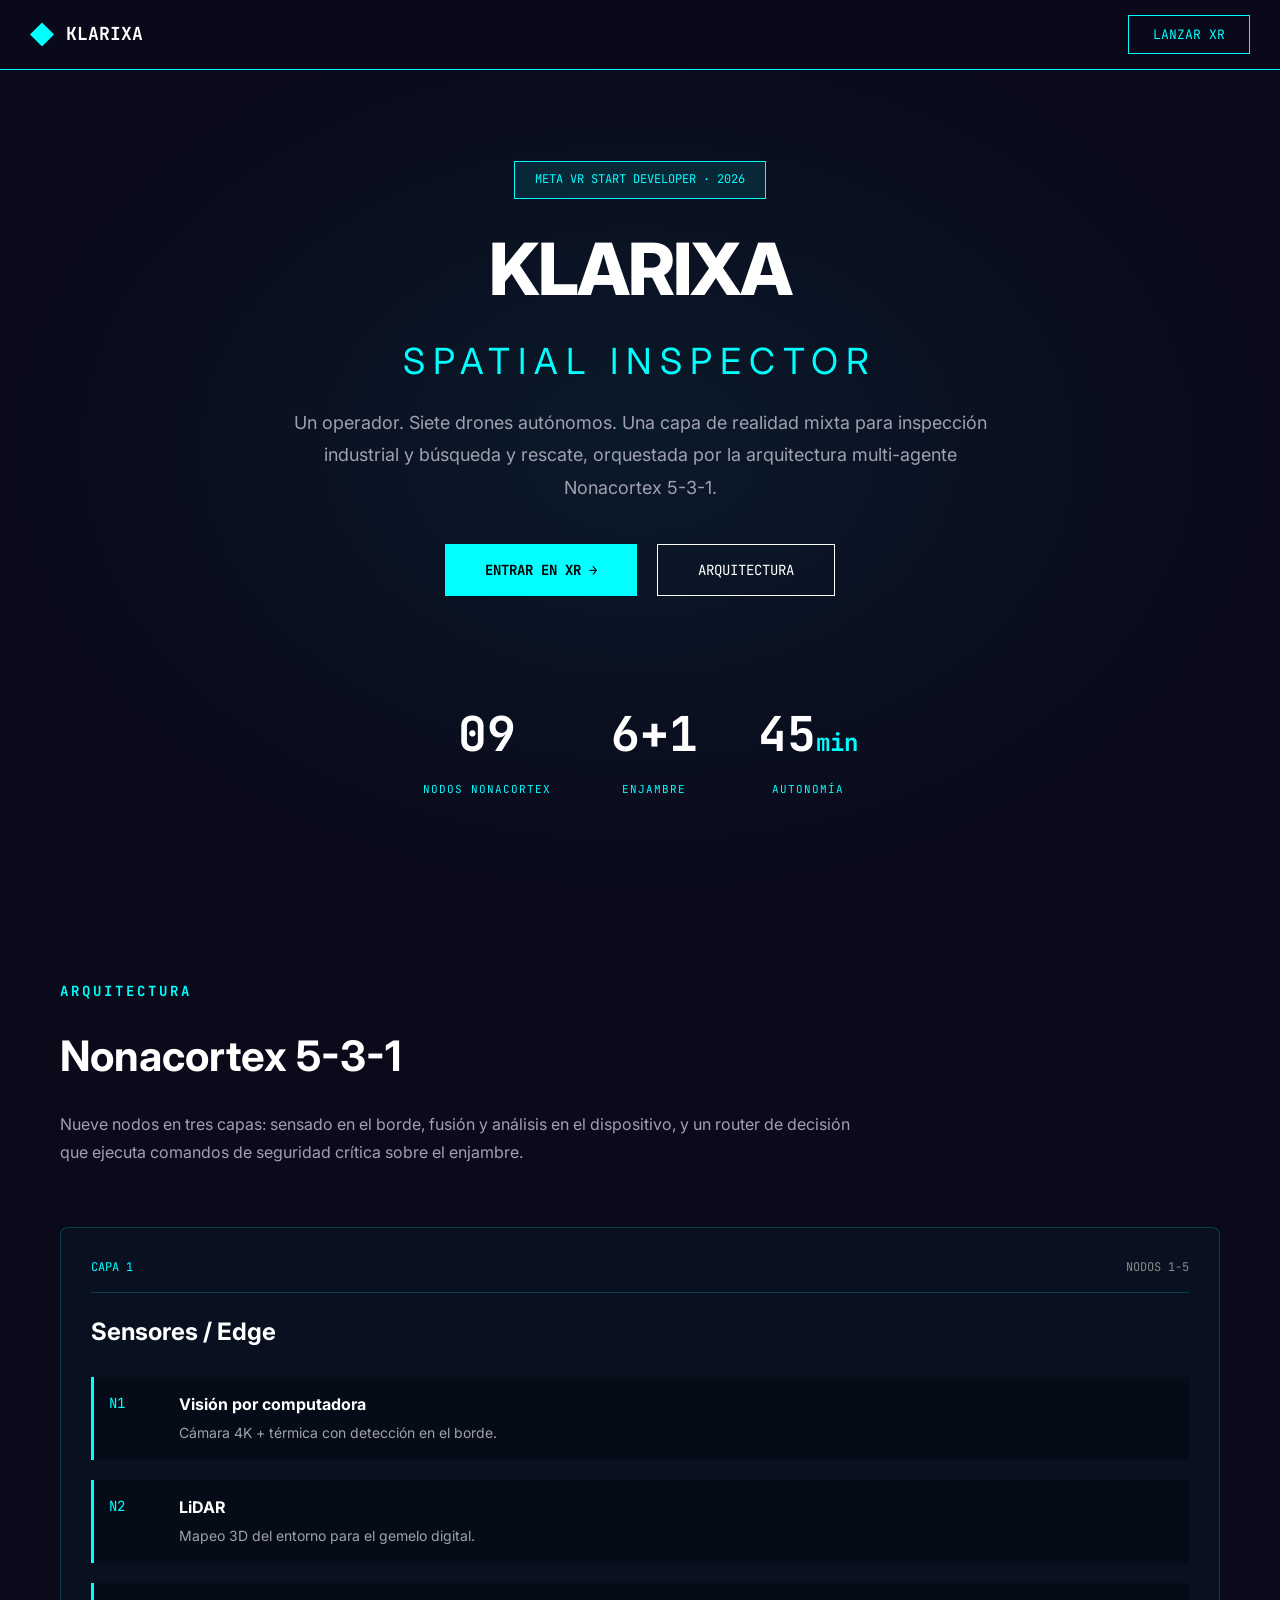
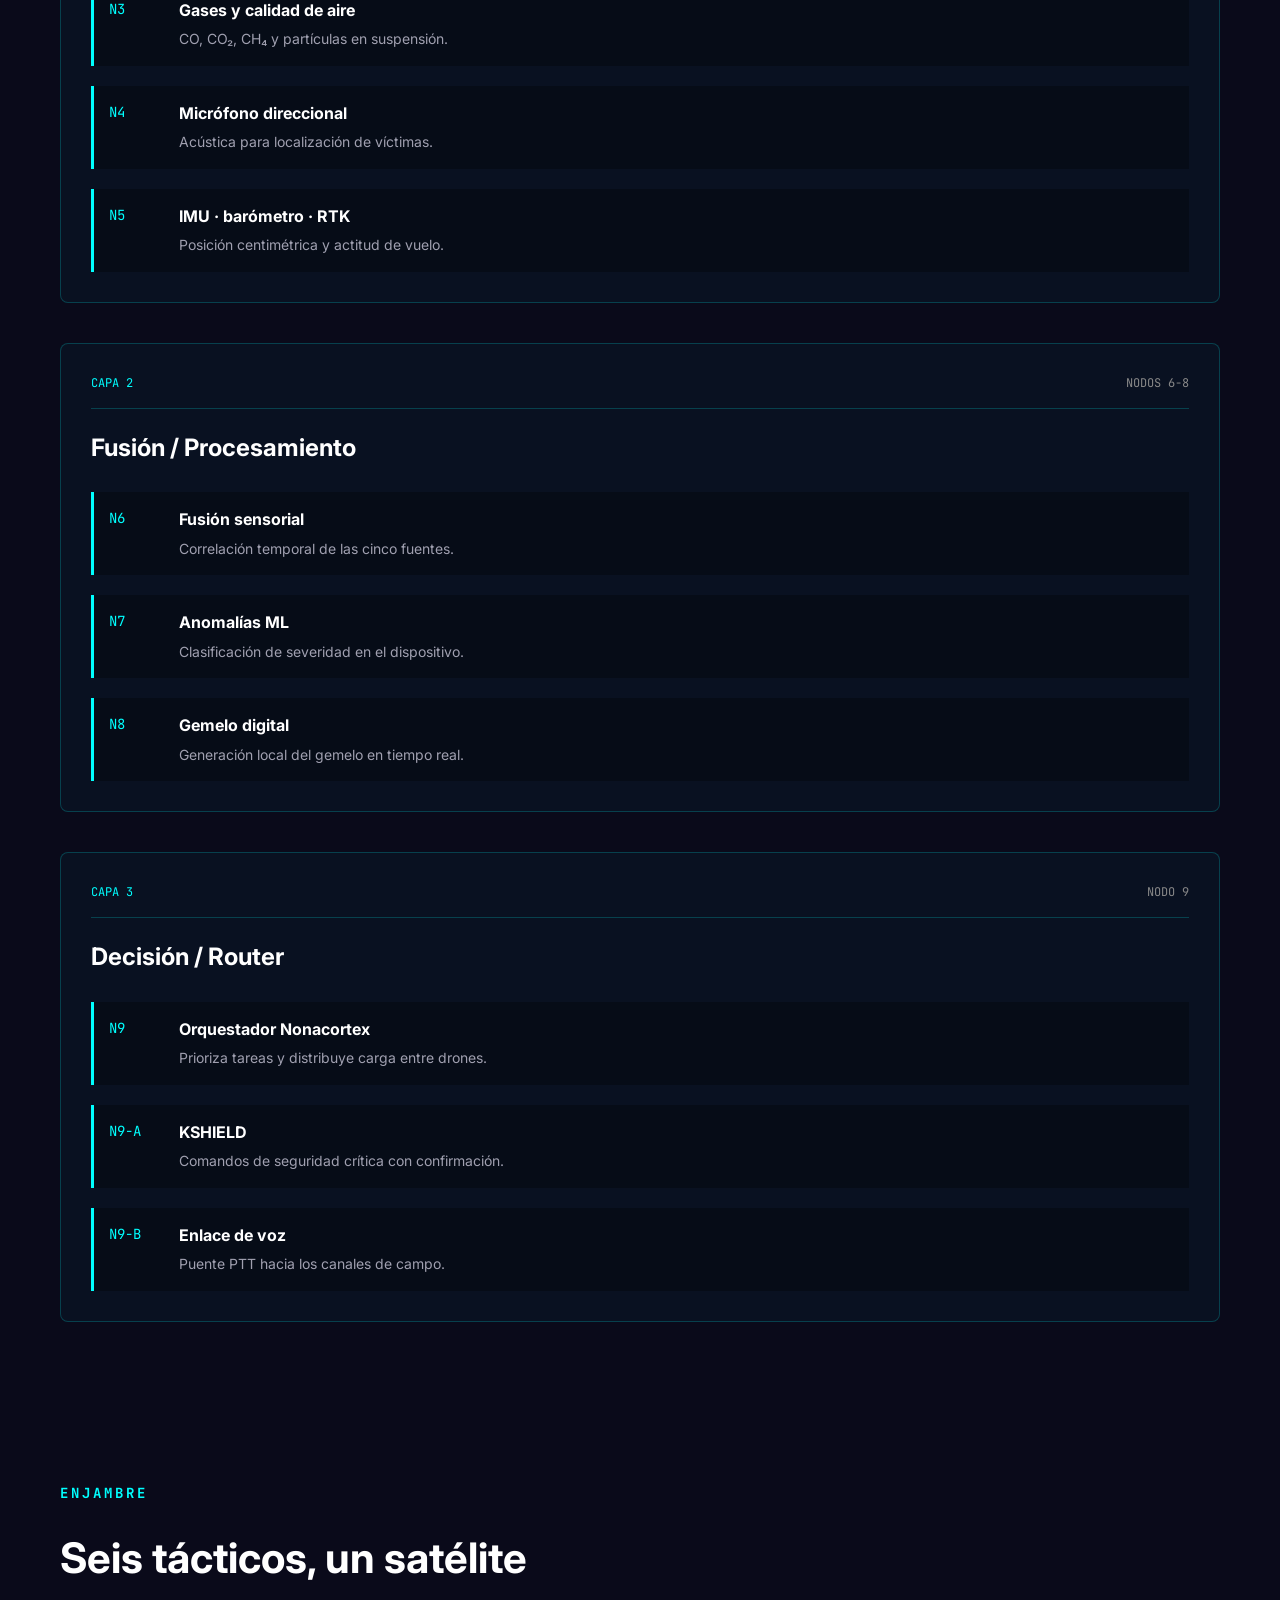
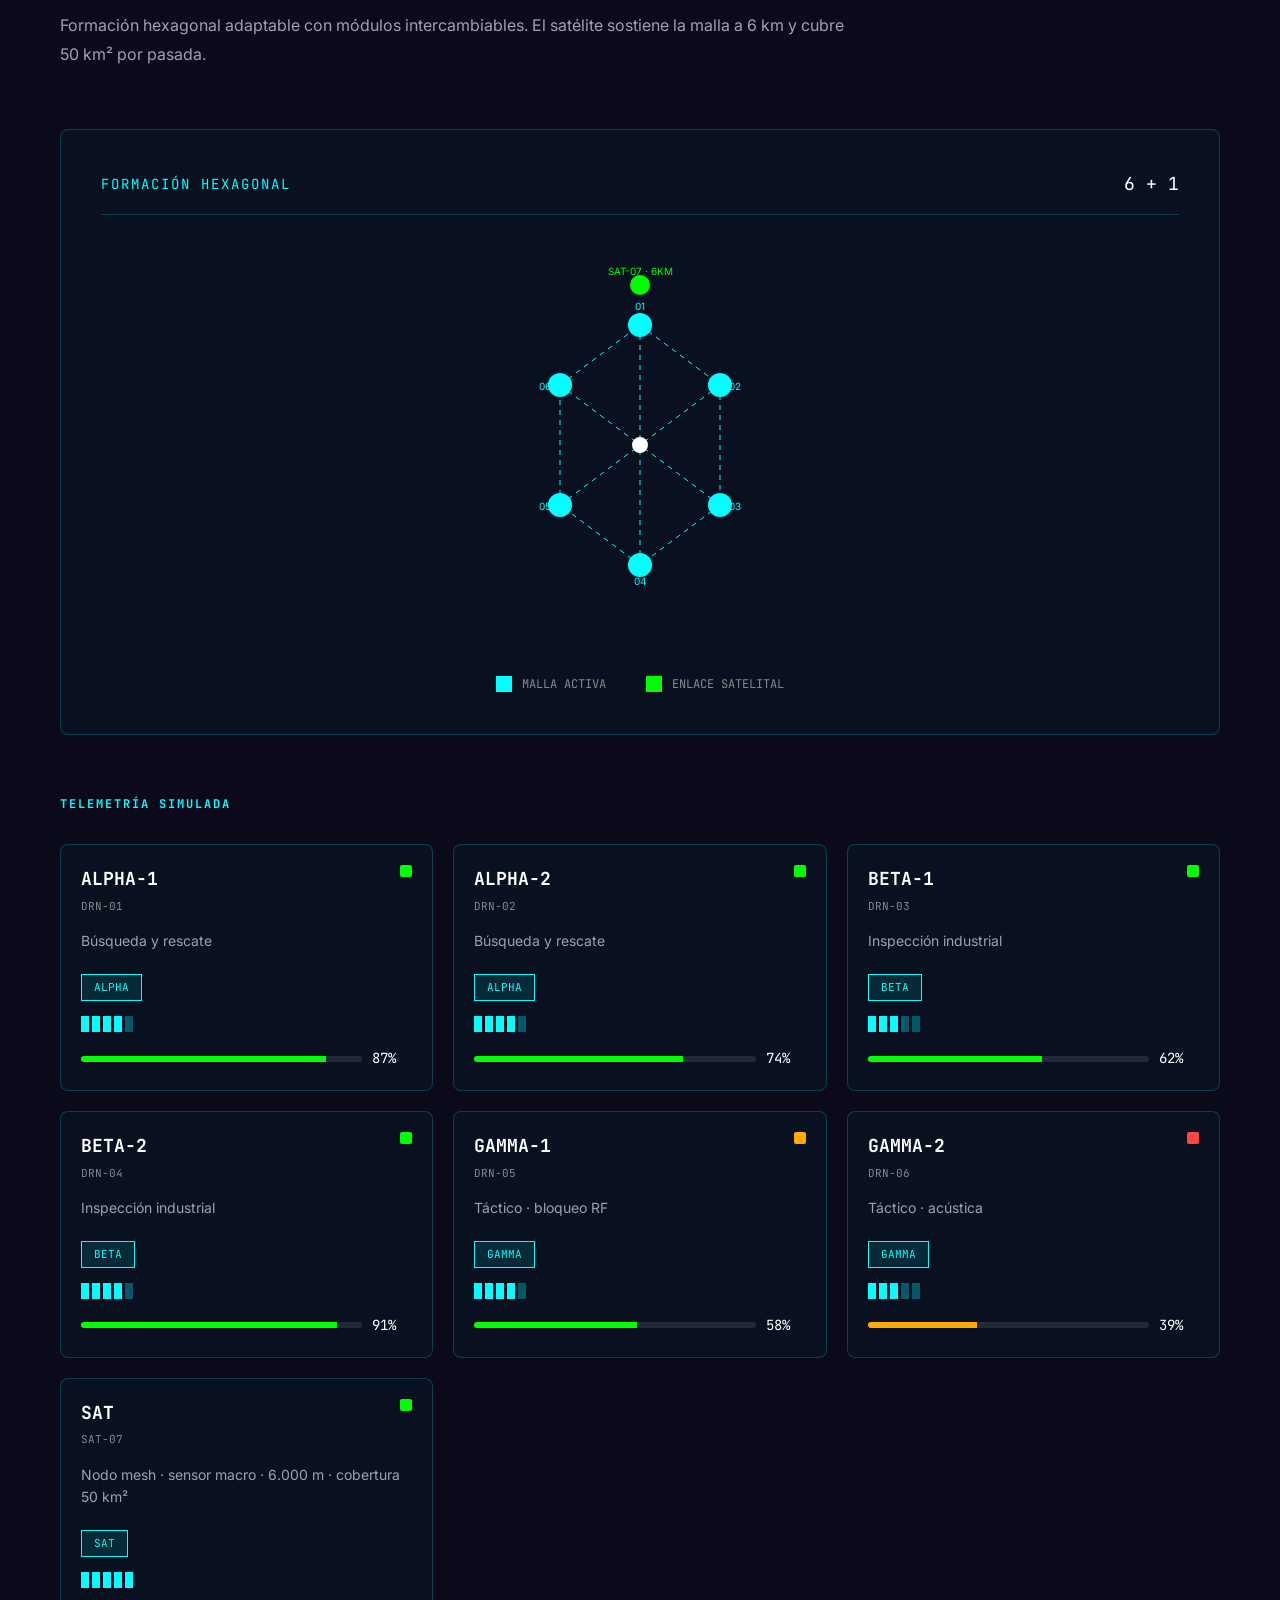
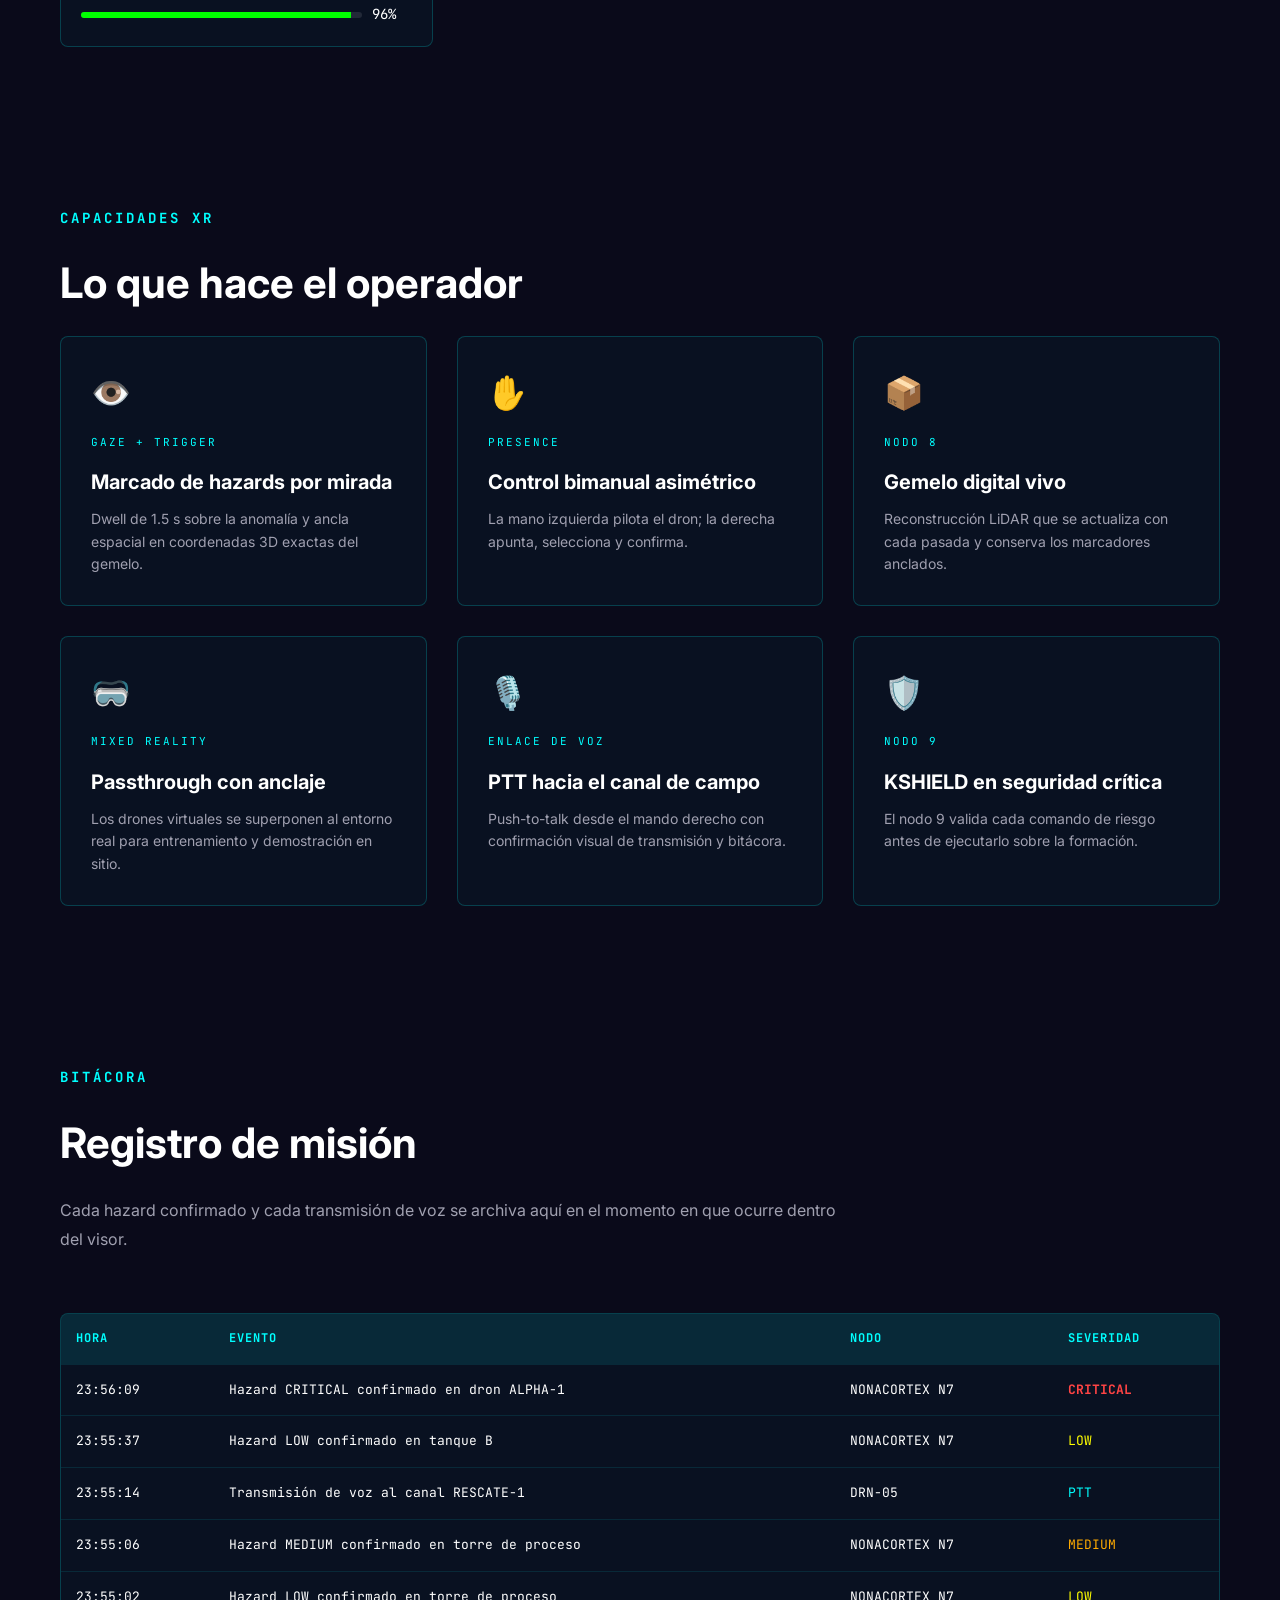
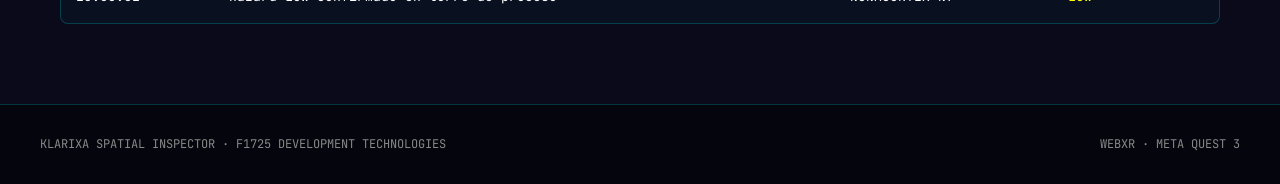
<file: index.html>
<!DOCTYPE html>
<html lang="es">
<head>
    <meta charset="UTF-8">
    <meta name="viewport" content="width=device-width, initial-scale=1.0">
    <title>Klarixa Spatial Inspector | Meta VR Start 2026</title>
    <link rel="stylesheet" href="style.css">
    <link href="https://fonts.googleapis.com/css2?family=JetBrains+Mono:wght@400;700&family=Inter:wght@400;600;800&display=swap" rel="stylesheet">
</head>
<body>
    <nav class="navbar">
        <div class="logo">
            <div class="logo-icon"></div>
            <span>KLARIXA</span>
        </div>
        <button class="btn-launch" onclick="launchXR()">LANZAR XR</button>
    </nav>

    <section class="hero">
        <div class="hero-badge">META VR START DEVELOPER · 2026</div>
        <h1 class="hero-title">KLARIXA<br><span class="subtitle">SPATIAL INSPECTOR</span></h1>
        <p class="hero-description">
            Un operador. Siete drones autónomos. Una capa de realidad mixta para inspección industrial 
            y búsqueda y rescate, orquestada por la arquitectura multi-agente Nonacortex 5-3-1.
        </p>
        <div class="hero-cta">
            <button class="btn-primary" onclick="launchXR()">ENTRAR EN XR →</button>
            <button class="btn-secondary" onclick="scrollToSection('architecture')">ARQUITECTURA</button>
        </div>
        <div class="hero-stats">
            <div class="stat">
                <div class="stat-value">09</div>
                <div class="stat-label">NODOS NONACORTEX</div>
            </div>
            <div class="stat">
                <div class="stat-value">6+1</div>
                <div class="stat-label">ENJAMBRE</div>
            </div>
            <div class="stat">
                <div class="stat-value">45<span class="stat-unit">min</span></div>
                <div class="stat-label">AUTONOMÍA</div>
            </div>
        </div>
    </section>

    <section id="architecture" class="section">
        <h2 class="section-title">ARQUITECTURA</h2>
        <h3 class="section-subtitle">Nonacortex 5-3-1</h3>
        <p class="section-description">
            Nueve nodos en tres capas: sensado en el borde, fusión y análisis en el dispositivo, 
            y un router de decisión que ejecuta comandos de seguridad crítica sobre el enjambre.
        </p>

        <div class="architecture-grid">
            <div class="arch-layer">
                <div class="layer-header">
                    <span class="layer-tag">CAPA 1</span>
                    <span class="layer-nodes">NODOS 1-5</span>
                </div>
                <h4>Sensores / Edge</h4>
                <div class="node-list">
                    <div class="node">
                        <span class="node-id">N1</span>
                        <div>
                            <strong>Visión por computadora</strong>
                            <p>Cámara 4K + térmica con detección en el borde.</p>
                        </div>
                    </div>
                    <div class="node">
                        <span class="node-id">N2</span>
                        <div>
                            <strong>LiDAR</strong>
                            <p>Mapeo 3D del entorno para el gemelo digital.</p>
                        </div>
                    </div>
                    <div class="node">
                        <span class="node-id">N3</span>
                        <div>
                            <strong>Gases y calidad de aire</strong>
                            <p>CO, CO₂, CH₄ y partículas en suspensión.</p>
                        </div>
                    </div>
                    <div class="node">
                        <span class="node-id">N4</span>
                        <div>
                            <strong>Micrófono direccional</strong>
                            <p>Acústica para localización de víctimas.</p>
                        </div>
                    </div>
                    <div class="node">
                        <span class="node-id">N5</span>
                        <div>
                            <strong>IMU · barómetro · RTK</strong>
                            <p>Posición centimétrica y actitud de vuelo.</p>
                        </div>
                    </div>
                </div>
            </div>

            <div class="arch-layer">
                <div class="layer-header">
                    <span class="layer-tag">CAPA 2</span>
                    <span class="layer-nodes">NODOS 6-8</span>
                </div>
                <h4>Fusión / Procesamiento</h4>
                <div class="node-list">
                    <div class="node">
                        <span class="node-id">N6</span>
                        <div>
                            <strong>Fusión sensorial</strong>
                            <p>Correlación temporal de las cinco fuentes.</p>
                        </div>
                    </div>
                    <div class="node">
                        <span class="node-id">N7</span>
                        <div>
                            <strong>Anomalías ML</strong>
                            <p>Clasificación de severidad en el dispositivo.</p>
                        </div>
                    </div>
                    <div class="node">
                        <span class="node-id">N8</span>
                        <div>
                            <strong>Gemelo digital</strong>
                            <p>Generación local del gemelo en tiempo real.</p>
                        </div>
                    </div>
                </div>
            </div>

            <div class="arch-layer">
                <div class="layer-header">
                    <span class="layer-tag">CAPA 3</span>
                    <span class="layer-nodes">NODO 9</span>
                </div>
                <h4>Decisión / Router</h4>
                <div class="node-list">
                    <div class="node">
                        <span class="node-id">N9</span>
                        <div>
                            <strong>Orquestador Nonacortex</strong>
                            <p>Prioriza tareas y distribuye carga entre drones.</p>
                        </div>
                    </div>
                    <div class="node">
                        <span class="node-id">N9-A</span>
                        <div>
                            <strong>KSHIELD</strong>
                            <p>Comandos de seguridad crítica con confirmación.</p>
                        </div>
                    </div>
                    <div class="node">
                        <span class="node-id">N9-B</span>
                        <div>
                            <strong>Enlace de voz</strong>
                            <p>Puente PTT hacia los canales de campo.</p>
                        </div>
                    </div>
                </div>
            </div>
        </div>
    </section>

    <section class="section">
        <h2 class="section-title">ENJAMBRE</h2>
        <h3 class="section-subtitle">Seis tácticos, un satélite</h3>
        <p class="section-description">
            Formación hexagonal adaptable con módulos intercambiables. El satélite sostiene 
            la malla a 6 km y cubre 50 km² por pasada.
        </p>

        <div class="swarm-diagram">
            <div class="swarm-title">
                <span>FORMACIÓN HEXAGONAL</span>
                <span class="swarm-count">6 + 1</span>
            </div>
            <svg viewBox="0 0 400 400" class="hex-svg">
                <g class="hex-lines">
                    <line x1="200" y1="80" x2="280" y2="140" stroke="#00ffff" stroke-width="1" stroke-dasharray="5,5"/>
                    <line x1="280" y1="140" x2="280" y2="260" stroke="#00ffff" stroke-width="1" stroke-dasharray="5,5"/>
                    <line x1="280" y1="260" x2="200" y2="320" stroke="#00ffff" stroke-width="1" stroke-dasharray="5,5"/>
                    <line x1="200" y1="320" x2="120" y2="260" stroke="#00ffff" stroke-width="1" stroke-dasharray="5,5"/>
                    <line x1="120" y1="260" x2="120" y2="140" stroke="#00ffff" stroke-width="1" stroke-dasharray="5,5"/>
                    <line x1="120" y1="140" x2="200" y2="80" stroke="#00ffff" stroke-width="1" stroke-dasharray="5,5"/>
                    <line x1="200" y1="80" x2="200" y2="200" stroke="#00ffff" stroke-width="1" stroke-dasharray="5,5"/>
                    <line x1="280" y1="140" x2="200" y2="200" stroke="#00ffff" stroke-width="1" stroke-dasharray="5,5"/>
                    <line x1="280" y1="260" x2="200" y2="200" stroke="#00ffff" stroke-width="1" stroke-dasharray="5,5"/>
                    <line x1="200" y1="320" x2="200" y2="200" stroke="#00ffff" stroke-width="1" stroke-dasharray="5,5"/>
                    <line x1="120" y1="260" x2="200" y2="200" stroke="#00ffff" stroke-width="1" stroke-dasharray="5,5"/>
                    <line x1="120" y1="140" x2="200" y2="200" stroke="#00ffff" stroke-width="1" stroke-dasharray="5,5"/>
                </g>
                <g class="hex-nodes">
                    <circle cx="200" cy="80" r="12" fill="#00ffff" class="drone-node" data-drone="01"/>
                    <circle cx="280" cy="140" r="12" fill="#00ffff" class="drone-node" data-drone="02"/>
                    <circle cx="280" cy="260" r="12" fill="#00ffff" class="drone-node" data-drone="03"/>
                    <circle cx="200" cy="320" r="12" fill="#00ffff" class="drone-node" data-drone="04"/>
                    <circle cx="120" cy="260" r="12" fill="#00ffff" class="drone-node" data-drone="05"/>
                    <circle cx="120" cy="140" r="12" fill="#00ffff" class="drone-node" data-drone="06"/>
                    <circle cx="200" cy="200" r="8" fill="#ffffff" class="center-node"/>
                    <circle cx="200" cy="40" r="10" fill="#00ff00" class="satellite-node"/>
                </g>
                <text x="200" y="65" text-anchor="middle" fill="#00ffff" font-size="10">01</text>
                <text x="295" y="145" text-anchor="middle" fill="#00ffff" font-size="10">02</text>
                <text x="295" y="265" text-anchor="middle" fill="#00ffff" font-size="10">03</text>
                <text x="200" y="340" text-anchor="middle" fill="#00ffff" font-size="10">04</text>
                <text x="105" y="265" text-anchor="middle" fill="#00ffff" font-size="10">05</text>
                <text x="105" y="145" text-anchor="middle" fill="#00ffff" font-size="10">06</text>
                <text x="200" y="30" text-anchor="middle" fill="#00ff00" font-size="10">SAT-07 · 6KM</text>
            </svg>
            <div class="swarm-legend">
                <div class="legend-item">
                    <div class="legend-color" style="background: #00ffff;"></div>
                    <span>MALLA ACTIVA</span>
                </div>
                <div class="legend-item">
                    <div class="legend-color" style="background: #00ff00;"></div>
                    <span>ENLACE SATELITAL</span>
                </div>
            </div>
        </div>

        <div class="telemetry-section">
            <h4 class="telemetry-title">TELEMETRÍA SIMULADA</h4>
            <div class="telemetry-grid" id="telemetry-grid">
                <!-- Generado dinámicamente por app.js -->
            </div>
        </div>
    </section>

    <section class="section">
        <h2 class="section-title">CAPACIDADES XR</h2>
        <h3 class="section-subtitle">Lo que hace el operador</h3>
        
        <div class="capabilities-grid">
            <div class="capability">
                <div class="capability-icon">👁️</div>
                <div class="capability-tag">GAZE + TRIGGER</div>
                <h4>Marcado de hazards por mirada</h4>
                <p>Dwell de 1.5 s sobre la anomalía y ancla espacial en coordenadas 3D exactas del gemelo.</p>
            </div>
            <div class="capability">
                <div class="capability-icon">✋</div>
                <div class="capability-tag">PRESENCE</div>
                <h4>Control bimanual asimétrico</h4>
                <p>La mano izquierda pilota el dron; la derecha apunta, selecciona y confirma.</p>
            </div>
            <div class="capability">
                <div class="capability-icon">📦</div>
                <div class="capability-tag">NODO 8</div>
                <h4>Gemelo digital vivo</h4>
                <p>Reconstrucción LiDAR que se actualiza con cada pasada y conserva los marcadores anclados.</p>
            </div>
            <div class="capability">
                <div class="capability-icon">🥽</div>
                <div class="capability-tag">MIXED REALITY</div>
                <h4>Passthrough con anclaje</h4>
                <p>Los drones virtuales se superponen al entorno real para entrenamiento y demostración en sitio.</p>
            </div>
            <div class="capability">
                <div class="capability-icon">🎙️</div>
                <div class="capability-tag">ENLACE DE VOZ</div>
                <h4>PTT hacia el canal de campo</h4>
                <p>Push-to-talk desde el mando derecho con confirmación visual de transmisión y bitácora.</p>
            </div>
            <div class="capability">
                <div class="capability-icon">🛡️</div>
                <div class="capability-tag">NODO 9</div>
                <h4>KSHIELD en seguridad crítica</h4>
                <p>El nodo 9 valida cada comando de riesgo antes de ejecutarlo sobre la formación.</p>
            </div>
        </div>
    </section>

    <section class="section">
        <h2 class="section-title">BITÁCORA</h2>
        <h3 class="section-subtitle">Registro de misión</h3>
        <p class="section-description">
            Cada hazard confirmado y cada transmisión de voz se archiva aquí en el momento 
            en que ocurre dentro del visor.
        </p>
        
        <div class="log-container">
            <table class="log-table">
                <thead>
                    <tr>
                        <th>HORA</th>
                        <th>EVENTO</th>
                        <th>NODO</th>
                        <th>SEVERIDAD</th>
                    </tr>
                </thead>
                <tbody id="log-table-body">
                    <!-- Generado dinámicamente por app.js -->
                </tbody>
            </table>
        </div>
    </section>

    <footer class="footer">
        <div class="footer-content">
            <div>KLARIXA SPATIAL INSPECTOR · F1725 DEVELOPMENT TECHNOLOGIES</div>
            <div>WEBXR · META QUEST 3</div>
        </div>
    </footer>

    <script src="app.js"></script>
</body>
</html>
</file>
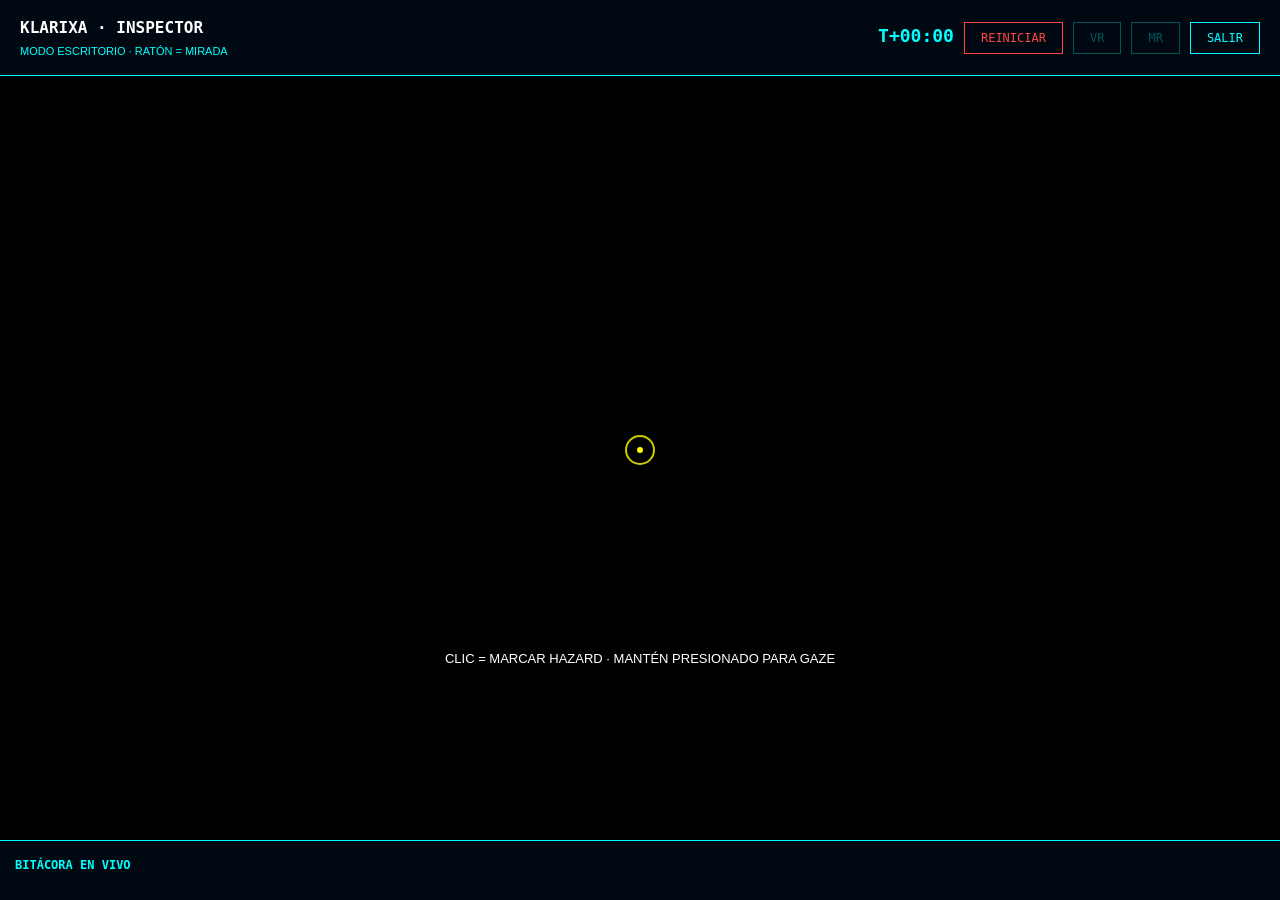
<file: xr-demo.html>
<!DOCTYPE html>
<html lang="es">
<head>
    <meta charset="UTF-8">
    <meta name="viewport" content="width=device-width, initial-scale=1.0">
    <title>Klarixa Inspector - Modo XR</title>
    <script src="https://aframe.io/releases/1.4.0/aframe.min.js"></script>
    <link rel="stylesheet" href="style.css">
    <style>
        body { margin: 0; overflow: hidden; background: #000; }
        #xr-ui {
            position: fixed;
            top: 0;
            left: 0;
            width: 100%;
            z-index: 9999;
            pointer-events: none;
        }
        #xr-ui > * { pointer-events: auto; }
        .xr-header {
            background: rgba(0, 10, 20, 0.95);
            border-bottom: 1px solid #00ffff;
            padding: 15px 20px;
            display: flex;
            justify-content: space-between;
            align-items: center;
        }
        .xr-title {
            color: #ffffff;
            font-family: 'JetBrains Mono', monospace;
            font-size: 16px;
            font-weight: 700;
        }
        .xr-subtitle {
            color: #00ffff;
            font-size: 11px;
            margin-top: 2px;
        }
        .xr-controls {
            display: flex;
            gap: 10px;
        }
        .xr-btn {
            background: transparent;
            border: 1px solid #00ffff;
            color: #00ffff;
            padding: 8px 16px;
            font-family: 'JetBrains Mono', monospace;
            font-size: 12px;
            cursor: pointer;
            transition: all 0.3s;
        }
        .xr-btn:hover, .xr-btn.active {
            background: #00ffff;
            color: #000;
        }
        .xr-btn.danger {
            border-color: #ff4444;
            color: #ff4444;
        }
        .xr-btn.danger:hover {
            background: #ff4444;
            color: #fff;
        }
        .xr-timer {
            color: #00ffff;
            font-family: 'JetBrains Mono', monospace;
            font-size: 18px;
            font-weight: 700;
        }
        #xr-log {
            position: fixed;
            bottom: 0;
            left: 0;
            width: 100%;
            max-height: 200px;
            background: rgba(0, 10, 20, 0.95);
            border-top: 1px solid #00ffff;
            padding: 15px;
            overflow-y: auto;
            font-family: 'JetBrains Mono', monospace;
            font-size: 11px;
        }
        #xr-log h4 {
            color: #00ffff;
            margin: 0 0 10px 0;
            font-size: 12px;
        }
        .log-entry {
            margin: 4px 0;
            color: #88ff88;
        }
        .log-entry.critical { color: #ff4444; }
        .log-entry.medium { color: #ffaa00; }
        .log-entry.low { color: #ffff00; }
        .log-entry.ptt { color: #00ffff; }
        #crosshair {
            position: fixed;
            top: 50%;
            left: 50%;
            width: 30px;
            height: 30px;
            margin: -15px 0 0 -15px;
            border: 2px solid rgba(255, 255, 0, 0.8);
            border-radius: 50%;
            pointer-events: none;
            z-index: 9998;
        }
        #crosshair::after {
            content: '';
            position: absolute;
            top: 50%;
            left: 50%;
            width: 6px;
            height: 6px;
            margin: -3px 0 0 -3px;
            background: #ffff00;
            border-radius: 50%;
        }
        #instructions {
            position: fixed;
            bottom: 220px;
            left: 50%;
            transform: translateX(-50%);
            background: rgba(0, 0, 0, 0.8);
            color: #fff;
            padding: 10px 20px;
            border-radius: 20px;
            font-family: 'Inter', sans-serif;
            font-size: 13px;
            z-index: 9997;
        }
        .error-message {
            position: fixed;
            top: 50%;
            left: 50%;
            transform: translate(-50%, -50%);
            background: rgba(255, 0, 0, 0.2);
            border: 2px solid #ff0000;
            color: #ff0000;
            padding: 20px;
            border-radius: 8px;
            font-family: 'JetBrains Mono', monospace;
            font-size: 14px;
            text-align: center;
            z-index: 10000;
            display: none;
        }
    </style>
</head>
<body>
    <div id="xr-ui">
        <div class="xr-header">
            <div>
                <div class="xr-title">KLARIXA · INSPECTOR</div>
                <div class="xr-subtitle">MODO ESCRITORIO · RATÓN = MIRADA</div>
            </div>
            <div class="xr-controls">
                <div class="xr-timer" id="mission-timer">T+00:00</div>
                <button class="xr-btn danger" onclick="resetMission()">REINICIAR</button>
                <button class="xr-btn" id="btn-vr" onclick="startVR()">VR</button>
                <button class="xr-btn" id="btn-mr" onclick="startMR()">MR</button>
                <button class="xr-btn" onclick="exitXR()">SALIR</button>
            </div>
        </div>
    </div>

    <div id="crosshair"></div>
    <div id="instructions">CLIC = MARCAR HAZARD · MANTÉN PRESIONADO PARA GAZE</div>

    <div id="xr-log">
        <h4>BITÁCORA EN VIVO</h4>
        <div id="log-entries"></div>
    </div>

    <div class="error-message" id="error-message">
        <div>THE SPECIFIED SESSION CONFIGURATION IS NOT SUPPORTED</div>
        <div style="margin-top: 10px; font-size: 12px;">Usando modo escritorio</div>
    </div>

    <a-scene 
        background="color: #050510" 
        fog="type: linear; color: #050510; near: 2; far: 30"
        renderer="antialias: true; colorManagement: true">
        
        <a-light type="ambient" color="#404060" intensity="0.5"></a-light>
        <a-light type="directional" color="#ffffff" intensity="1.2" position="5 10 5" cast-shadow="true"></a-light>
        <a-light type="point" color="#00ffff" intensity="0.8" position="-5 5 -5"></a-light>
        <a-light type="point" color="#ff00ff" intensity="0.5" position="5 5 -10"></a-light>

        <a-plane position="0 0 0" rotation="-90 0 0" width="50" height="50" color="#0a0a15" material="roughness: 0.9"></a-plane>

        <!-- Estructuras industriales -->
        <a-box id="tower1" position="-5 3 -8" width="2" height="6" depth="2" color="#4a90e2" material="metalness: 0.7; roughness: 0.3" class="clickable" data-name="Torre de proceso"></a-box>
        <a-box id="tower2" position="5 3 -10" width="2" height="6" depth="2" color="#4a90e2" material="metalness: 0.7; roughness: 0.3" class="clickable" data-name="Torre de proceso B"></a-box>
        <a-cylinder id="tank1" position="-8 1.5 -5" radius="1.5" height="3" color="#e24a4a" material="metalness: 0.8; roughness: 0.2" class="clickable" data-name="Tanque A"></a-cylinder>
        <a-cylinder id="tank2" position="8 1.5 -6" radius="1.5" height="3" color="#e24a4a" material="metalness: 0.8; roughness: 0.2" class="clickable" data-name="Tanque B"></a-cylinder>
        <a-sphere id="reactor" position="0 2.5 -12" radius="2" color="#50e3c2" material="metalness: 0.6; roughness: 0.4" class="clickable" data-name="Reactor principal"></a-sphere>

        <!-- Tuberías -->
        <a-cylinder position="-10 1 -3" radius="0.3" height="10" rotation="0 0 90" color="#666666" material="metalness: 0.9"></a-cylinder>
        <a-cylinder position="10 1 -4" radius="0.3" height="12" rotation="0 0 90" color="#666666" material="metalness: 0.9"></a-cylinder>
        <a-cylinder position="0 1 -15" radius="0.3" height="8" rotation="90 0 0" color="#666666" material="metalness: 0.9"></a-cylinder>

        <!-- Drones del enjambre -->
        <a-entity id="drone-alpha1" position="-3 4 -6" geometry="primitive: cone; radiusBottom: 0.3; height: 0.6" material="color: #00ffff; emissive: #004444" animation="property: position; to: -3 4.5 -6; dur: 2000; loop: true; dir: alternate"></a-entity>
        <a-entity id="drone-alpha2" position="3 4 -6" geometry="primitive: cone; radiusBottom: 0.3; height: 0.6" material="color: #00ffff; emissive: #004444" animation="property: position; to: 3 4.5 -6; dur: 2000; loop: true; dir: alternate"></a-entity>
        <a-entity id="drone-beta1" position="-6 4 -8" geometry="primitive: cone; radiusBottom: 0.3; height: 0.6" material="color: #00ff00; emissive: #004400" animation="property: position; to: -6 4.5 -8; dur: 2000; loop: true; dir: alternate"></a-entity>
        <a-entity id="drone-beta2" position="6 4 -8" geometry="primitive: cone; radiusBottom: 0.3; height: 0.6" material="color: #00ff00; emissive: #004400" animation="property: position; to: 6 4.5 -8; dur: 2000; loop: true; dir: alternate"></a-entity>
        <a-entity id="drone-gamma1" position="-4 4 -10" geometry="primitive: cone; radiusBottom: 0.3; height: 0.6" material="color: #ff00ff; emissive: #440044" animation="property: position; to: -4 4.5 -10; dur: 2000; loop: true; dir: alternate"></a-entity>
        <a-entity id="drone-gamma2" position="4 4 -10" geometry="primitive: cone; radiusBottom: 0.3; height: 0.6" material="color: #ff00ff; emissive: #440044" animation="property: position; to: 4 4.5 -10; dur: 2000; loop: true; dir: alternate"></a-entity>
        <a-entity id="satellite" position="0 10 -8" geometry="primitive: octahedron; radius: 0.5" material="color: #00ff00; emissive: #004400" animation="property: rotation; to: 0 360 0; dur: 10000; loop: true; easing: linear"></a-entity>

        <!-- Cámara -->
        <a-entity camera look-controls wasd-controls="acceleration: 100" position="0 1.6 3">
            <a-cursor color="#ffff00" raycaster="objects: .clickable" scale="0.5 0.5 0.5"></a-cursor>
        </a-entity>
    </a-scene>

    <script src="app.js"></script>
    <script>
        // Inicialización del demo XR
        document.addEventListener('DOMContentLoaded', () => {
            initXRDemo();
        });
    </script>
</body>
</html>
</file>
<file: style.css>
* {
    margin: 0;
    padding: 0;
    box-sizing: border-box;
}

body {
    font-family: 'Inter', sans-serif;
    background: #0a0a1a;
    color: #ffffff;
    line-height: 1.6;
    overflow-x: hidden;
}

.navbar {
    position: fixed;
    top: 0;
    left: 0;
    width: 100%;
    background: rgba(10, 10, 26, 0.95);
    border-bottom: 1px solid #00ffff;
    padding: 15px 30px;
    display: flex;
    justify-content: space-between;
    align-items: center;
    z-index: 1000;
    backdrop-filter: blur(10px);
}

.logo {
    display: flex;
    align-items: center;
    gap: 12px;
    font-family: 'JetBrains Mono', monospace;
    font-size: 18px;
    font-weight: 700;
    color: #ffffff;
}

.logo-icon {
    width: 24px;
    height: 24px;
    background: #00ffff;
    clip-path: polygon(50% 0%, 100% 50%, 50% 100%, 0% 50%);
}

.btn-launch {
    background: transparent;
    border: 1px solid #00ffff;
    color: #00ffff;
    padding: 10px 24px;
    font-family: 'JetBrains Mono', monospace;
    font-size: 13px;
    cursor: pointer;
    transition: all 0.3s;
}

.btn-launch:hover {
    background: #00ffff;
    color: #000;
}

.hero {
    min-height: 100vh;
    display: flex;
    flex-direction: column;
    justify-content: center;
    align-items: center;
    text-align: center;
    padding: 120px 20px 60px;
    background: radial-gradient(ellipse at center, #0a1a2a 0%, #0a0a1a 70%);
}

.hero-badge {
    background: rgba(0, 255, 255, 0.1);
    border: 1px solid #00ffff;
    color: #00ffff;
    padding: 8px 20px;
    font-family: 'JetBrains Mono', monospace;
    font-size: 12px;
    margin-bottom: 30px;
}

.hero-title {
    font-size: 72px;
    font-weight: 800;
    line-height: 1.1;
    margin-bottom: 20px;
    letter-spacing: -2px;
}

.hero-title .subtitle {
    color: #00ffff;
    font-size: 36px;
    font-weight: 400;
    letter-spacing: 8px;
}

.hero-description {
    max-width: 700px;
    font-size: 18px;
    color: #a0a0b0;
    margin-bottom: 40px;
    line-height: 1.8;
}

.hero-cta {
    display: flex;
    gap: 20px;
    margin-bottom: 60px;
}

.btn-primary {
    background: #00ffff;
    border: none;
    color: #000;
    padding: 16px 40px;
    font-family: 'JetBrains Mono', monospace;
    font-size: 14px;
    font-weight: 700;
    cursor: pointer;
    transition: all 0.3s;
}

.btn-primary:hover {
    background: #00cccc;
    transform: translateY(-2px);
}

.btn-secondary {
    background: transparent;
    border: 1px solid #ffffff;
    color: #ffffff;
    padding: 16px 40px;
    font-family: 'JetBrains Mono', monospace;
    font-size: 14px;
    cursor: pointer;
    transition: all 0.3s;
}

.btn-secondary:hover {
    background: #ffffff;
    color: #000;
}

.hero-stats {
    display: flex;
    gap: 60px;
    margin-top: 40px;
}

.stat {
    text-align: center;
}

.stat-value {
    font-family: 'JetBrains Mono', monospace;
    font-size: 48px;
    font-weight: 700;
    color: #ffffff;
}

.stat-value .stat-unit {
    font-size: 24px;
    color: #00ffff;
}

.stat-label {
    font-family: 'JetBrains Mono', monospace;
    font-size: 11px;
    color: #00ffff;
    margin-top: 8px;
    letter-spacing: 1px;
}

.section {
    padding: 80px 20px;
    max-width: 1200px;
    margin: 0 auto;
}

.section-title {
    font-family: 'JetBrains Mono', monospace;
    font-size: 14px;
    color: #00ffff;
    letter-spacing: 3px;
    margin-bottom: 20px;
}

.section-subtitle {
    font-size: 42px;
    font-weight: 700;
    margin-bottom: 20px;
}

.section-description {
    font-size: 16px;
    color: #a0a0b0;
    max-width: 800px;
    margin-bottom: 60px;
    line-height: 1.8;
}

.architecture-grid {
    display: grid;
    gap: 40px;
}

.arch-layer {
    background: rgba(0, 255, 255, 0.03);
    border: 1px solid rgba(0, 255, 255, 0.2);
    padding: 30px;
    border-radius: 8px;
}

.layer-header {
    display: flex;
    justify-content: space-between;
    margin-bottom: 20px;
    padding-bottom: 15px;
    border-bottom: 1px solid rgba(0, 255, 255, 0.2);
}

.layer-tag {
    font-family: 'JetBrains Mono', monospace;
    font-size: 12px;
    color: #00ffff;
}

.layer-nodes {
    font-family: 'JetBrains Mono', monospace;
    font-size: 12px;
    color: #888;
}

.arch-layer h4 {
    font-size: 24px;
    margin-bottom: 25px;
    color: #ffffff;
}

.node-list {
    display: grid;
    gap: 20px;
}

.node {
    display: flex;
    gap: 20px;
    padding: 15px;
    background: rgba(0, 0, 0, 0.3);
    border-left: 3px solid #00ffff;
}

.node-id {
    font-family: 'JetBrains Mono', monospace;
    font-size: 14px;
    color: #00ffff;
    min-width: 50px;
}

.node strong {
    display: block;
    font-size: 16px;
    margin-bottom: 5px;
}

.node p {
    font-size: 14px;
    color: #a0a0b0;
}

.swarm-diagram {
    background: rgba(0, 255, 255, 0.03);
    border: 1px solid rgba(0, 255, 255, 0.2);
    padding: 40px;
    border-radius: 8px;
    margin-bottom: 40px;
}

.swarm-title {
    display: flex;
    justify-content: space-between;
    align-items: center;
    margin-bottom: 30px;
    padding-bottom: 15px;
    border-bottom: 1px solid rgba(0, 255, 255, 0.2);
}

.swarm-title span:first-child {
    font-family: 'JetBrains Mono', monospace;
    font-size: 14px;
    color: #00ffff;
    letter-spacing: 2px;
}

.swarm-count {
    font-family: 'JetBrains Mono', monospace;
    font-size: 18px;
    color: #ffffff;
}

.hex-svg {
    width: 100%;
    max-width: 400px;
    margin: 0 auto;
    display: block;
}

.drone-node, .satellite-node {
    cursor: pointer;
    transition: all 0.3s;
}

.drone-node:hover, .satellite-node:hover {
    r: 16;
    filter: drop-shadow(0 0 10px #00ffff);
}

.swarm-legend {
    display: flex;
    justify-content: center;
    gap: 40px;
    margin-top: 30px;
}

.legend-item {
    display: flex;
    align-items: center;
    gap: 10px;
    font-family: 'JetBrains Mono', monospace;
    font-size: 12px;
    color: #888;
}

.legend-color {
    width: 16px;
    height: 16px;
}

.telemetry-section {
    margin-top: 60px;
}

.telemetry-title {
    font-family: 'JetBrains Mono', monospace;
    font-size: 12px;
    color: #00ffff;
    letter-spacing: 2px;
    margin-bottom: 30px;
}

.telemetry-grid {
    display: grid;
    grid-template-columns: repeat(auto-fit, minmax(300px, 1fr));
    gap: 20px;
}

.drone-card {
    background: rgba(0, 255, 255, 0.03);
    border: 1px solid rgba(0, 255, 255, 0.2);
    padding: 20px;
    border-radius: 8px;
}

.drone-header {
    display: flex;
    justify-content: space-between;
    align-items: flex-start;
    margin-bottom: 15px;
}

.drone-name {
    font-family: 'JetBrains Mono', monospace;
    font-size: 18px;
    font-weight: 700;
}

.drone-id {
    font-family: 'JetBrains Mono', monospace;
    font-size: 11px;
    color: #888;
    margin-top: 4px;
}

.drone-status {
    width: 12px;
    height: 12px;
    background: #00ff00;
    border-radius: 2px;
}

.drone-status.warning {
    background: #ffaa00;
}

.drone-status.critical {
    background: #ff4444;
}

.drone-role {
    font-size: 14px;
    color: #a0a0b0;
    margin-bottom: 20px;
}

.drone-module {
    display: inline-block;
    background: rgba(0, 255, 255, 0.1);
    border: 1px solid #00ffff;
    color: #00ffff;
    padding: 4px 12px;
    font-family: 'JetBrains Mono', monospace;
    font-size: 11px;
    margin-bottom: 15px;
}

.drone-signal {
    display: flex;
    gap: 3px;
    margin-bottom: 15px;
}

.signal-bar {
    width: 8px;
    height: 16px;
    background: #00ffff;
    opacity: 0.3;
}

.signal-bar.active {
    opacity: 1;
}

.drone-battery {
    display: flex;
    align-items: center;
    gap: 10px;
}

.battery-bar {
    flex: 1;
    height: 6px;
    background: rgba(255, 255, 255, 0.1);
    border-radius: 3px;
    overflow: hidden;
}

.battery-fill {
    height: 100%;
    background: #00ff00;
    transition: width 0.5s;
}

.battery-fill.warning {
    background: #ffaa00;
}

.battery-fill.critical {
    background: #ff4444;
}

.battery-text {
    font-family: 'JetBrains Mono', monospace;
    font-size: 14px;
    min-width: 40px;
}

.capabilities-grid {
    display: grid;
    grid-template-columns: repeat(auto-fit, minmax(350px, 1fr));
    gap: 30px;
}

.capability {
    background: rgba(0, 255, 255, 0.03);
    border: 1px solid rgba(0, 255, 255, 0.2);
    padding: 30px;
    border-radius: 8px;
    transition: all 0.3s;
}

.capability:hover {
    border-color: #00ffff;
    transform: translateY(-5px);
}

.capability-icon {
    font-size: 32px;
    margin-bottom: 15px;
}

.capability-tag {
    font-family: 'JetBrains Mono', monospace;
    font-size: 11px;
    color: #00ffff;
    letter-spacing: 2px;
    margin-bottom: 15px;
}

.capability h4 {
    font-size: 20px;
    margin-bottom: 10px;
}

.capability p {
    font-size: 14px;
    color: #a0a0b0;
    line-height: 1.6;
}

.log-container {
    background: rgba(0, 255, 255, 0.03);
    border: 1px solid rgba(0, 255, 255, 0.2);
    border-radius: 8px;
    overflow: hidden;
}

.log-table {
    width: 100%;
    border-collapse: collapse;
}

.log-table th {
    background: rgba(0, 255, 255, 0.1);
    padding: 15px;
    text-align: left;
    font-family: 'JetBrains Mono', monospace;
    font-size: 12px;
    color: #00ffff;
    letter-spacing: 1px;
}

.log-table td {
    padding: 15px;
    border-top: 1px solid rgba(0, 255, 255, 0.1);
    font-family: 'JetBrains Mono', monospace;
    font-size: 13px;
}

.log-table .severity-critical {
    color: #ff4444;
    font-weight: 700;
}

.log-table .severity-high {
    color: #ff8800;
    font-weight: 700;
}

.log-table .severity-medium {
    color: #ffaa00;
}

.log-table .severity-low {
    color: #ffff00;
}

.log-table .severity-ptt {
    color: #00ffff;
}

.footer {
    background: rgba(0, 0, 0, 0.5);
    border-top: 1px solid rgba(0, 255, 255, 0.2);
    padding: 30px 20px;
    text-align: center;
}

.footer-content {
    max-width: 1200px;
    margin: 0 auto;
    display: flex;
    justify-content: space-between;
    font-family: 'JetBrains Mono', monospace;
    font-size: 12px;
    color: #888;
}

@media (max-width: 768px) {
    .hero-title {
        font-size: 42px;
    }
    
    .hero-title .subtitle {
        font-size: 24px;
    }
    
    .hero-stats {
        flex-direction: column;
        gap: 30px;
    }
    
    .hero-cta {
        flex-direction: column;
    }
    
    .capabilities-grid {
        grid-template-columns: 1fr;
    }
    
    .footer-content {
        flex-direction: column;
        gap: 10px;
    }
}
</file>
